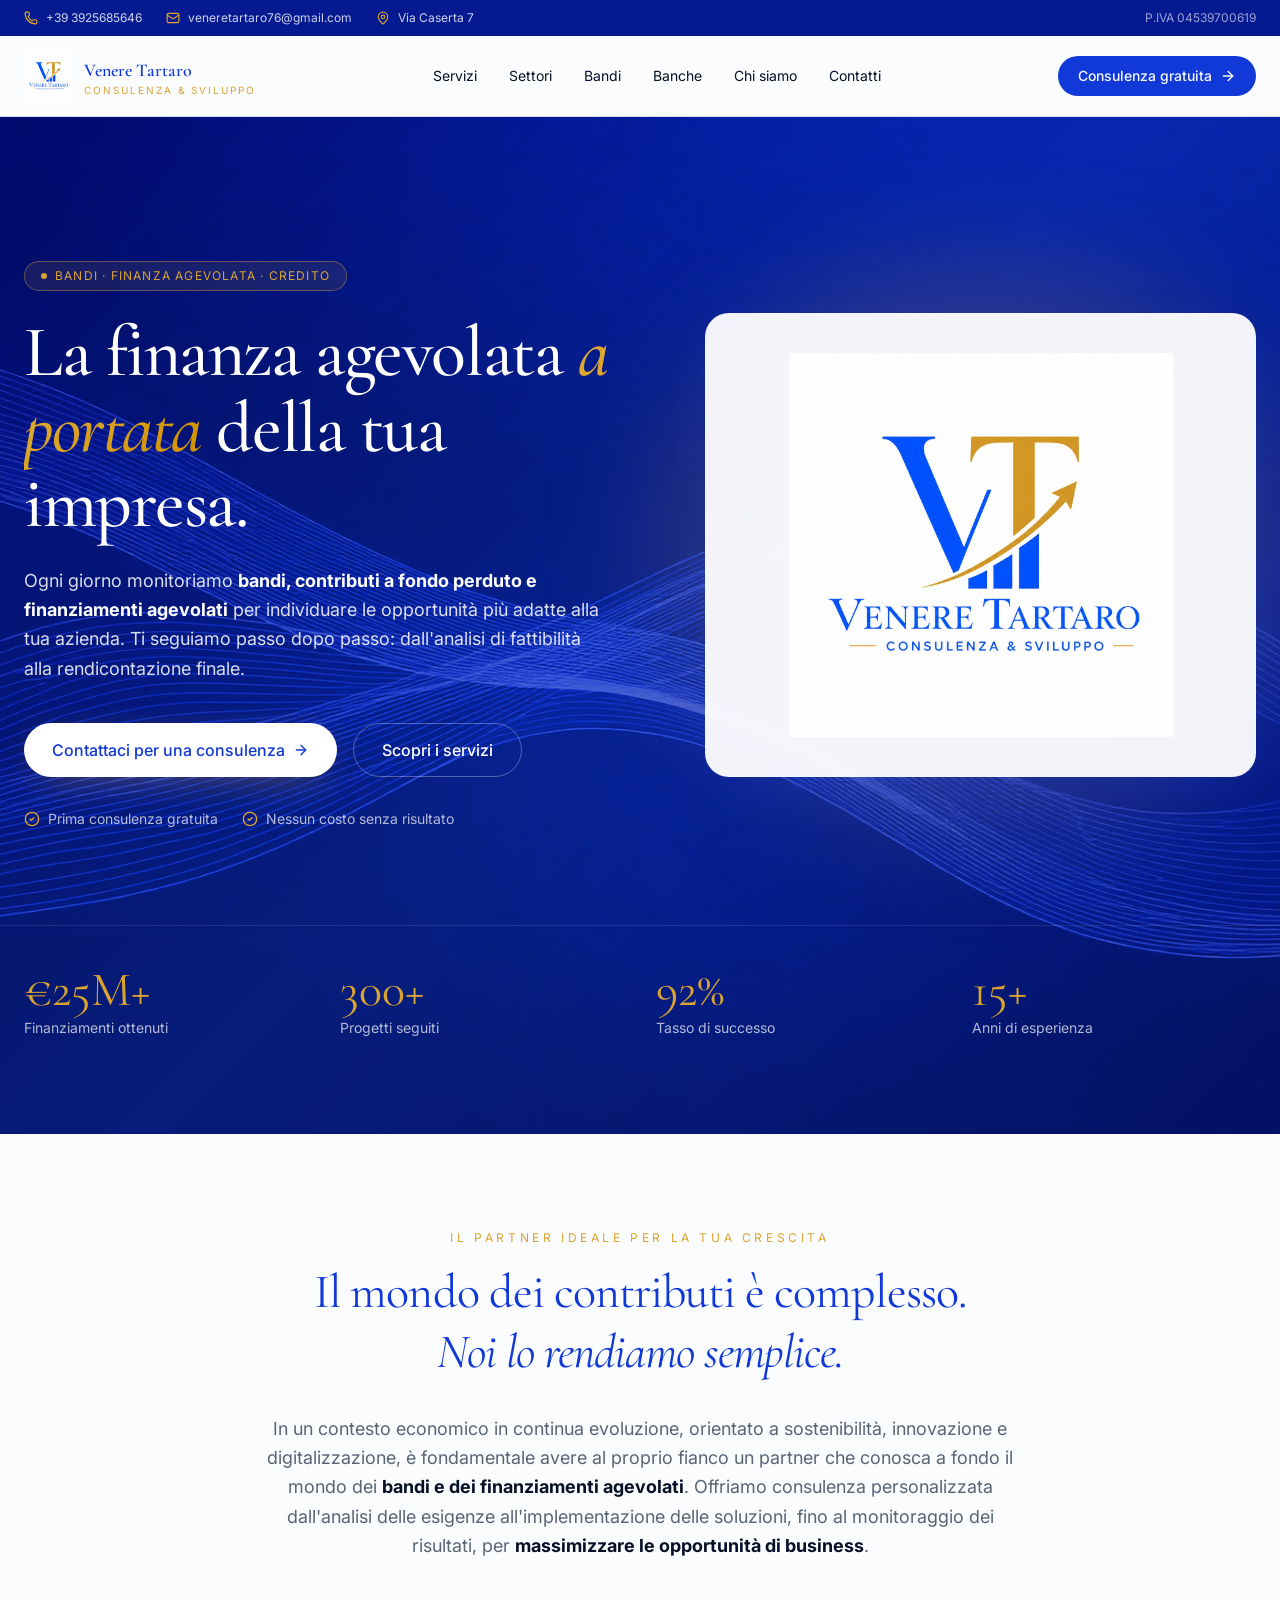
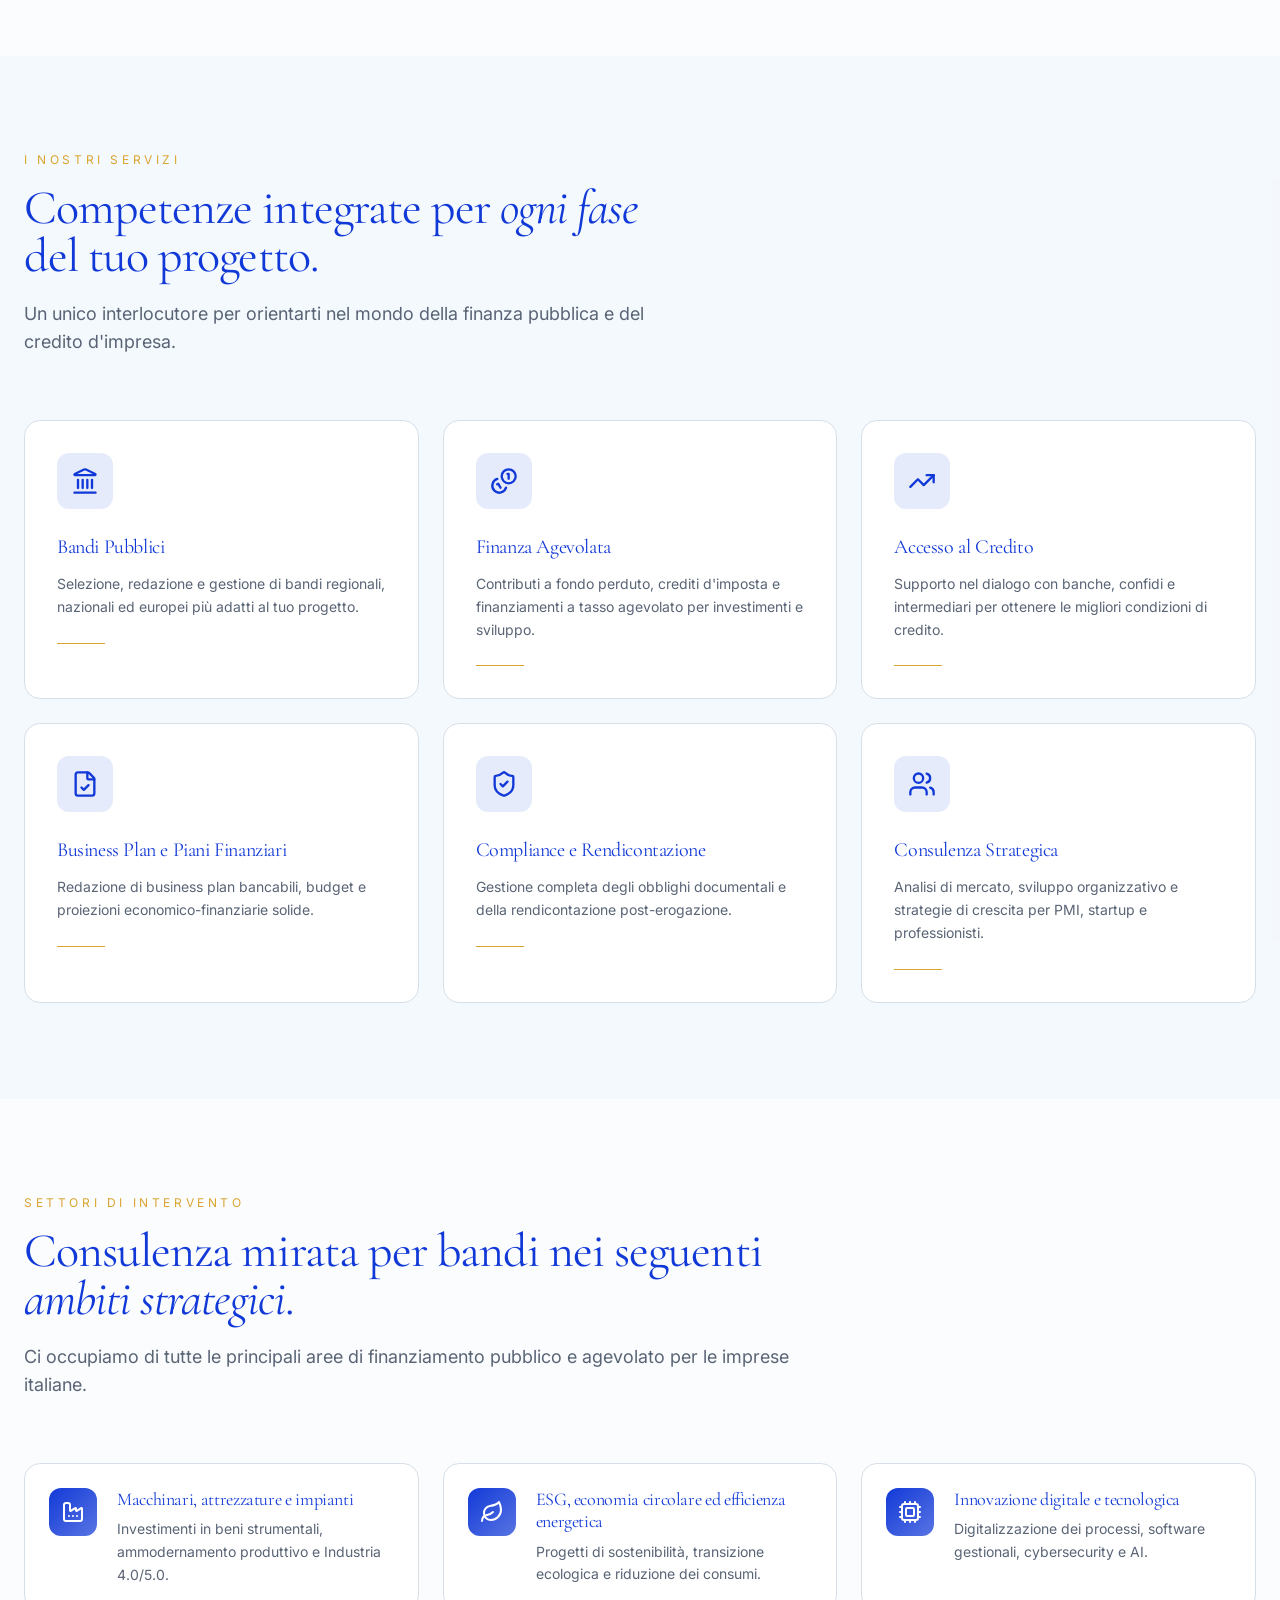
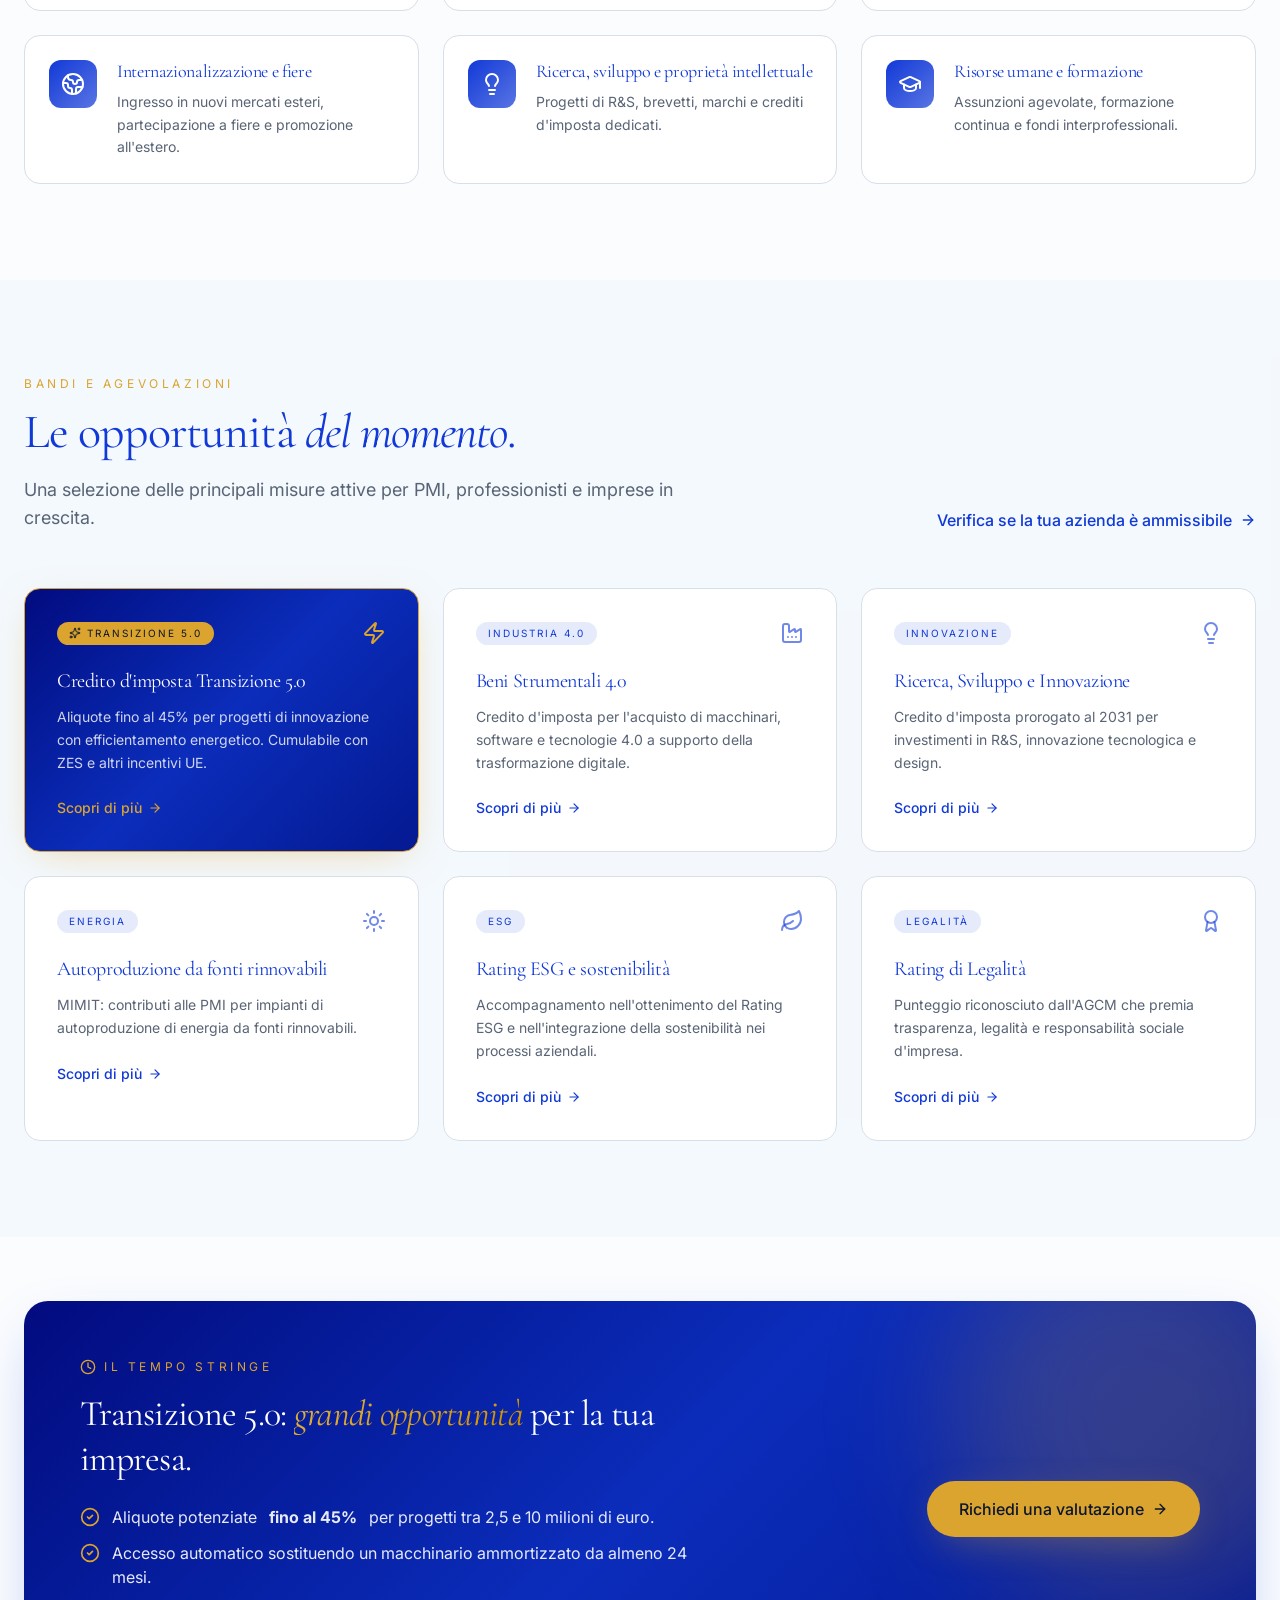
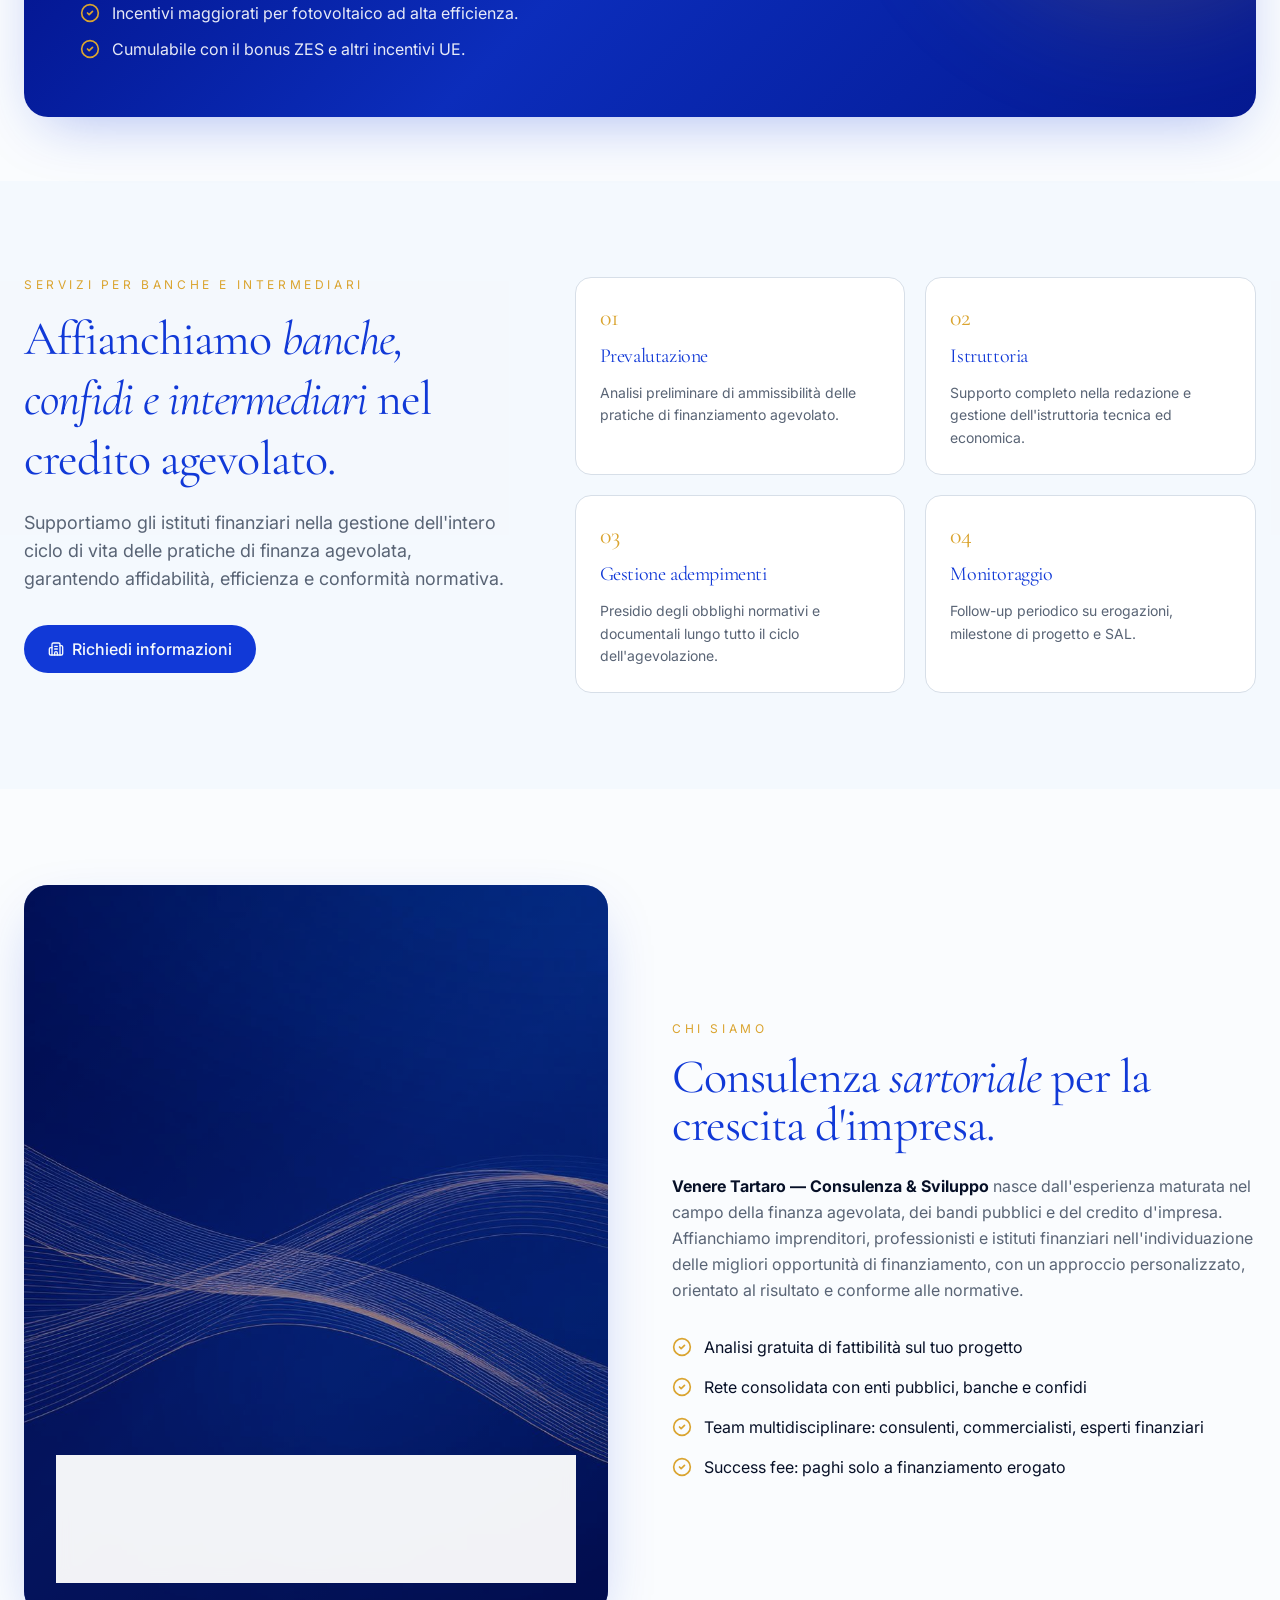
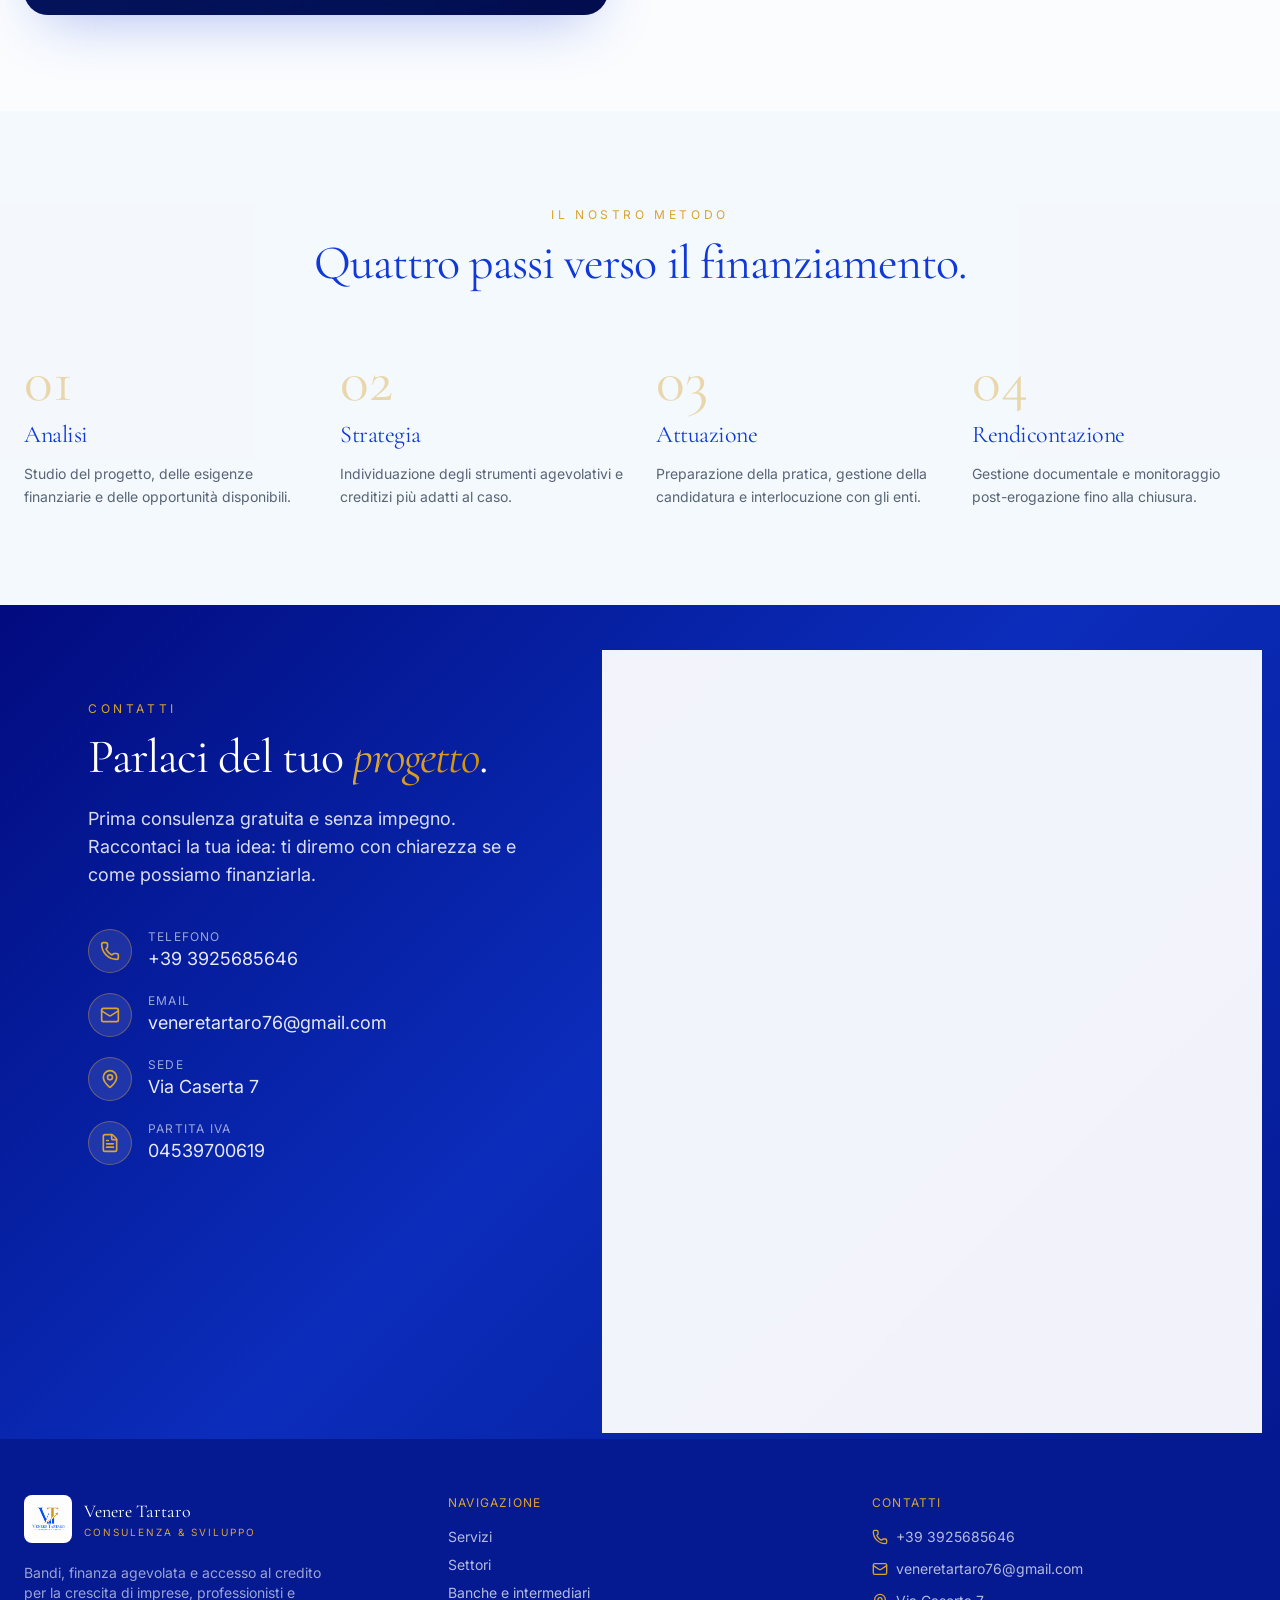
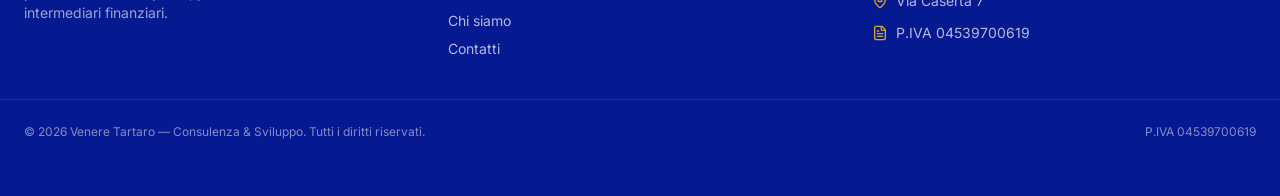
<file: index.html>
<!DOCTYPE html><html lang="en"><head><meta charSet="utf-8"/><meta name="viewport" content="width=device-width, initial-scale=1"/><link rel="preload" as="image" href="assets/logo-venere-tartaro.png"/><link rel="preload" as="image" href="assets/hero-bg-BzZILlHI.jpg"/><link rel="stylesheet" href="assets/styles-C8ZHtqy2.css" data-precedence="default"/><link rel="stylesheet" href="https://fonts.googleapis.com/css2?family=Cormorant+Garamond:ital,wght@0,400;0,500;0,600;1,400;1,500&amp;family=Inter:wght@300;400;500;600;700&amp;display=swap" data-precedence="default"/><title>Venere Tartaro — Consulenza &amp; Sviluppo | Bandi, Finanza Agevolata e Credito</title><meta name="twitter:card" content="summary_large_image"/><meta name="twitter:title" content="Venere Tartaro — Consulenza &amp; Sviluppo | Bandi, Finanza Agevolata e Credito"/><meta name="twitter:description" content="Sosteniamo lo sviluppo delle imprese individuando opportunità di accesso a bandi, contributi pubblici, finanza agevolata e credito. Consulenza personalizzata dall&#x27;analisi alla rendicontazione."/><meta property="og:image" content="https://albertobortolottoit.github.io/veneretartaro/assets/hero-bg-BzZILlHI.jpg"/><meta name="twitter:image" content="https://albertobortolottoit.github.io/veneretartaro/assets/hero-bg-BzZILlHI.jpg"/><meta name="description" content="Sosteniamo lo sviluppo delle imprese individuando opportunità di accesso a bandi, contributi pubblici, finanza agevolata e credito. Consulenza personalizzata dall&#x27;analisi alla rendicontazione."/><meta property="og:title" content="Venere Tartaro — Consulenza &amp; Sviluppo | Bandi, Finanza Agevolata e Credito"/><meta property="og:description" content="Sosteniamo lo sviluppo delle imprese individuando opportunità di accesso a bandi, contributi pubblici, finanza agevolata e credito. Consulenza personalizzata dall&#x27;analisi alla rendicontazione."/><meta property="og:type" content="website"/><meta property="og:url" content="https://albertobortolottoit.github.io/veneretartaro/"/><link rel="preconnect" href="https://fonts.googleapis.com"/><link rel="preconnect" href="https://fonts.gstatic.com" crossorigin="anonymous"/><link rel="icon" href="favicon.ico" type="image/x-icon"/><link rel="canonical" href="https://albertobortolottoit.github.io/veneretartaro/"/>

</head><body><!--$--><div class="min-h-screen bg-background text-foreground"><div class="hidden md:block bg-navy text-white/80 text-xs" style="background-color:var(--navy)"><div class="max-w-7xl mx-auto px-6 h-9 flex items-center justify-between"><div class="flex items-center gap-6"><a href="tel:+393925685646" class="flex items-center gap-2 hover:text-gold transition"><svg xmlns="http://www.w3.org/2000/svg" width="24" height="24" viewBox="0 0 24 24" fill="none" stroke="currentColor" stroke-width="2" stroke-linecap="round" stroke-linejoin="round" class="lucide lucide-phone w-3.5 h-3.5 text-gold" aria-hidden="true"><path d="M13.832 16.568a1 1 0 0 0 1.213-.303l.355-.465A2 2 0 0 1 17 15h3a2 2 0 0 1 2 2v3a2 2 0 0 1-2 2A18 18 0 0 1 2 4a2 2 0 0 1 2-2h3a2 2 0 0 1 2 2v3a2 2 0 0 1-.8 1.6l-.468.351a1 1 0 0 0-.292 1.233 14 14 0 0 0 6.392 6.384"></path></svg> <!-- -->+39 3925685646</a><a href="mailto:veneretartaro76@gmail.com" class="flex items-center gap-2 hover:text-gold transition"><svg xmlns="http://www.w3.org/2000/svg" width="24" height="24" viewBox="0 0 24 24" fill="none" stroke="currentColor" stroke-width="2" stroke-linecap="round" stroke-linejoin="round" class="lucide lucide-phone w-3.5 h-3.5 text-gold" aria-hidden="true"><rect width="20" height="16" x="2" y="4" rx="2"></rect><path d="m22 7-8.97 5.7a1.94 1.94 0 0 1-2.06 0L2 7"></path></svg> <!-- -->veneretartaro76@gmail.com</a><span class="flex items-center gap-2"><svg xmlns="http://www.w3.org/2000/svg" width="24" height="24" viewBox="0 0 24 24" fill="none" stroke="currentColor" stroke-width="2" stroke-linecap="round" stroke-linejoin="round" class="lucide lucide-map-pin w-3.5 h-3.5 text-gold" aria-hidden="true"><path d="M20 10c0 4.993-5.539 10.193-7.399 11.799a1 1 0 0 1-1.202 0C9.539 20.193 4 14.993 4 10a8 8 0 0 1 16 0"></path><circle cx="12" cy="10" r="3"></circle></svg> <!-- -->Via Caserta 7</span></div><span class="text-white/60">P.IVA <!-- -->04539700619</span></div></div><header class="sticky top-0 inset-x-0 z-50 backdrop-blur-md bg-background/90 border-b border-border"><div class="max-w-7xl mx-auto px-6 h-20 flex items-center justify-between"><a href="index.html#top" class="flex items-center gap-3"><img src="assets/logo-venere-tartaro.png" alt="Venere Tartaro Consulenza &amp; Sviluppo" class="h-12 w-12 object-contain"/><div class="hidden sm:block leading-tight"><div class="font-display text-lg text-primary font-semibold">Venere Tartaro</div><div class="text-[10px] tracking-[0.2em] uppercase text-gold">Consulenza &amp; Sviluppo</div></div></a><nav class="hidden md:flex items-center gap-8 text-sm"><a href="index.html#servizi" class="hover:text-primary transition">Servizi</a><a href="index.html#settori" class="hover:text-primary transition">Settori</a><a href="index.html#bandi" class="hover:text-primary transition">Bandi</a><a href="index.html#banche" class="hover:text-primary transition">Banche</a><a href="index.html#chi-siamo" class="hover:text-primary transition">Chi siamo</a><a href="index.html#contatti" class="hover:text-primary transition">Contatti</a></nav><a href="index.html#contatti" class="inline-flex items-center gap-2 rounded-full bg-primary text-primary-foreground px-5 py-2.5 text-sm font-medium hover:opacity-90 transition shadow-elegant">Consulenza gratuita<svg xmlns="http://www.w3.org/2000/svg" width="24" height="24" viewBox="0 0 24 24" fill="none" stroke="currentColor" stroke-width="2" stroke-linecap="round" stroke-linejoin="round" class="lucide lucide-arrow-right w-4 h-4" aria-hidden="true"><path d="M5 12h14"></path><path d="m12 5 7 7-7 7"></path></svg></a></div></header><section id="top" class="relative pt-20 pb-24 overflow-hidden bg-hero text-white"><img src="assets/hero-bg-BzZILlHI.jpg" alt="" width="1920" height="1080" class="absolute inset-0 w-full h-full object-cover opacity-40 mix-blend-luminosity"/><div class="relative max-w-7xl mx-auto px-6 pt-16 grid lg:grid-cols-[1.15fr_1fr] gap-12 items-center"><div><div class="inline-flex items-center gap-2 rounded-full border border-gold/40 bg-gold/10 px-4 py-1.5 text-xs tracking-widest uppercase text-gold mb-6"><span class="w-1.5 h-1.5 rounded-full bg-gold"></span>Bandi · Finanza Agevolata · Credito</div><h1 class="font-display text-5xl md:text-6xl xl:text-7xl leading-[1.05] font-medium">La finanza agevolata <span class="italic text-gradient-gold">a portata</span> della tua impresa.</h1><p class="mt-6 text-lg text-white/85 max-w-xl leading-relaxed">Ogni giorno monitoriamo <strong class="text-white">bandi, contributi a fondo perduto e finanziamenti agevolati</strong> <!-- -->per individuare le opportunità più adatte alla tua azienda. Ti seguiamo passo dopo passo: dall&#x27;analisi di fattibilità alla rendicontazione finale.</p><div class="mt-10 flex flex-wrap gap-4"><a href="index.html#contatti" class="inline-flex items-center gap-2 rounded-full bg-white text-primary px-7 py-3.5 font-medium hover:bg-gold hover:text-gold-foreground transition shadow-gold">Contattaci per una consulenza <svg xmlns="http://www.w3.org/2000/svg" width="24" height="24" viewBox="0 0 24 24" fill="none" stroke="currentColor" stroke-width="2" stroke-linecap="round" stroke-linejoin="round" class="lucide lucide-arrow-right w-4 h-4" aria-hidden="true"><path d="M5 12h14"></path><path d="m12 5 7 7-7 7"></path></svg></a><a href="index.html#servizi" class="inline-flex items-center gap-2 rounded-full border border-white/30 px-7 py-3.5 font-medium hover:bg-white/10 transition">Scopri i servizi</a></div><div class="mt-8 flex flex-wrap items-center gap-6 text-sm text-white/70"><span class="flex items-center gap-2"><svg xmlns="http://www.w3.org/2000/svg" width="24" height="24" viewBox="0 0 24 24" fill="none" stroke="currentColor" stroke-width="2" stroke-linecap="round" stroke-linejoin="round" class="lucide lucide-circle-check w-4 h-4 text-gold" aria-hidden="true"><circle cx="12" cy="12" r="10"></circle><path d="m9 12 2 2 4-4"></path></svg> Prima consulenza gratuita</span><span class="flex items-center gap-2"><svg xmlns="http://www.w3.org/2000/svg" width="24" height="24" viewBox="0 0 24 24" fill="none" stroke="currentColor" stroke-width="2" stroke-linecap="round" stroke-linejoin="round" class="lucide lucide-circle-check w-4 h-4 text-gold" aria-hidden="true"><circle cx="12" cy="12" r="10"></circle><path d="m9 12 2 2 4-4"></path></svg> Nessun costo senza risultato</span></div></div><div class="relative"><div class="absolute -inset-8 bg-gold/20 blur-3xl rounded-full" aria-hidden="true"></div><div class="relative rounded-3xl bg-white/95 backdrop-blur p-10 shadow-elegant"><img src="assets/logo-venere-tartaro.png" alt="Logo Venere Tartaro" class="w-full max-w-sm mx-auto"/></div></div></div><div class="relative max-w-7xl mx-auto px-6 mt-24 grid grid-cols-2 md:grid-cols-4 gap-8 border-t border-white/10 pt-10"><div><div class="font-display text-4xl md:text-5xl text-gold">€25M+</div><div class="text-sm text-white/70 mt-1">Finanziamenti ottenuti</div></div><div><div class="font-display text-4xl md:text-5xl text-gold">300+</div><div class="text-sm text-white/70 mt-1">Progetti seguiti</div></div><div><div class="font-display text-4xl md:text-5xl text-gold">92%</div><div class="text-sm text-white/70 mt-1">Tasso di successo</div></div><div><div class="font-display text-4xl md:text-5xl text-gold">15+</div><div class="text-sm text-white/70 mt-1">Anni di esperienza</div></div></div></section><section class="py-24"><div class="max-w-5xl mx-auto px-6 text-center"><div class="text-xs tracking-[0.3em] uppercase text-gold mb-4">Il partner ideale per la tua crescita</div><h2 class="font-display text-4xl md:text-5xl text-primary leading-tight">Il mondo dei contributi è complesso.<br/><span class="italic">Noi lo rendiamo semplice.</span></h2><p class="mt-8 text-lg text-muted-foreground leading-relaxed max-w-3xl mx-auto">In un contesto economico in continua evoluzione, orientato a sostenibilità, innovazione e digitalizzazione, è fondamentale avere al proprio fianco un partner che conosca a fondo il mondo dei <strong class="text-foreground">bandi e dei finanziamenti agevolati</strong>. Offriamo consulenza personalizzata dall&#x27;analisi delle esigenze all&#x27;implementazione delle soluzioni, fino al monitoraggio dei risultati, per <strong class="text-foreground">massimizzare le opportunità di business</strong>.</p></div></section><section id="servizi" class="py-24 bg-secondary/40"><div class="max-w-7xl mx-auto px-6"><div class="max-w-2xl"><div class="text-xs tracking-[0.3em] uppercase text-gold mb-4">I nostri servizi</div><h2 class="font-display text-4xl md:text-5xl text-primary">Competenze integrate per <span class="italic">ogni fase</span> del tuo progetto.</h2><p class="mt-5 text-muted-foreground text-lg">Un unico interlocutore per orientarti nel mondo della finanza pubblica e del credito d&#x27;impresa.</p></div><div class="grid md:grid-cols-2 lg:grid-cols-3 gap-6 mt-16"><div class="group relative rounded-2xl border border-border bg-card p-8 hover:shadow-card hover:-translate-y-1 transition-all duration-300"><div class="inline-flex items-center justify-center w-14 h-14 rounded-xl bg-primary/10 text-primary group-hover:bg-gold group-hover:text-gold-foreground transition-colors"><svg xmlns="http://www.w3.org/2000/svg" width="24" height="24" viewBox="0 0 24 24" fill="none" stroke="currentColor" stroke-width="2" stroke-linecap="round" stroke-linejoin="round" class="lucide lucide-landmark w-7 h-7" aria-hidden="true"><path d="M10 18v-7"></path><path d="M11.12 2.198a2 2 0 0 1 1.76.006l7.866 3.847c.476.233.31.949-.22.949H3.474c-.53 0-.695-.716-.22-.949z"></path><path d="M14 18v-7"></path><path d="M18 18v-7"></path><path d="M3 22h18"></path><path d="M6 18v-7"></path></svg></div><h3 class="mt-6 text-xl font-display text-primary">Bandi Pubblici</h3><p class="mt-3 text-muted-foreground leading-relaxed text-sm">Selezione, redazione e gestione di bandi regionali, nazionali ed europei più adatti al tuo progetto.</p><div class="mt-6 h-px w-12 bg-gold"></div></div><div class="group relative rounded-2xl border border-border bg-card p-8 hover:shadow-card hover:-translate-y-1 transition-all duration-300"><div class="inline-flex items-center justify-center w-14 h-14 rounded-xl bg-primary/10 text-primary group-hover:bg-gold group-hover:text-gold-foreground transition-colors"><svg xmlns="http://www.w3.org/2000/svg" width="24" height="24" viewBox="0 0 24 24" fill="none" stroke="currentColor" stroke-width="2" stroke-linecap="round" stroke-linejoin="round" class="lucide lucide-coins w-7 h-7" aria-hidden="true"><path d="M13.744 17.736a6 6 0 1 1-7.48-7.48"></path><path d="M15 6h1v4"></path><path d="m6.134 14.768.866-.5 2 3.464"></path><circle cx="16" cy="8" r="6"></circle></svg></div><h3 class="mt-6 text-xl font-display text-primary">Finanza Agevolata</h3><p class="mt-3 text-muted-foreground leading-relaxed text-sm">Contributi a fondo perduto, crediti d&#x27;imposta e finanziamenti a tasso agevolato per investimenti e sviluppo.</p><div class="mt-6 h-px w-12 bg-gold"></div></div><div class="group relative rounded-2xl border border-border bg-card p-8 hover:shadow-card hover:-translate-y-1 transition-all duration-300"><div class="inline-flex items-center justify-center w-14 h-14 rounded-xl bg-primary/10 text-primary group-hover:bg-gold group-hover:text-gold-foreground transition-colors"><svg xmlns="http://www.w3.org/2000/svg" width="24" height="24" viewBox="0 0 24 24" fill="none" stroke="currentColor" stroke-width="2" stroke-linecap="round" stroke-linejoin="round" class="lucide lucide-trending-up w-7 h-7" aria-hidden="true"><path d="M16 7h6v6"></path><path d="m22 7-8.5 8.5-5-5L2 17"></path></svg></div><h3 class="mt-6 text-xl font-display text-primary">Accesso al Credito</h3><p class="mt-3 text-muted-foreground leading-relaxed text-sm">Supporto nel dialogo con banche, confidi e intermediari per ottenere le migliori condizioni di credito.</p><div class="mt-6 h-px w-12 bg-gold"></div></div><div class="group relative rounded-2xl border border-border bg-card p-8 hover:shadow-card hover:-translate-y-1 transition-all duration-300"><div class="inline-flex items-center justify-center w-14 h-14 rounded-xl bg-primary/10 text-primary group-hover:bg-gold group-hover:text-gold-foreground transition-colors"><svg xmlns="http://www.w3.org/2000/svg" width="24" height="24" viewBox="0 0 24 24" fill="none" stroke="currentColor" stroke-width="2" stroke-linecap="round" stroke-linejoin="round" class="lucide lucide-file-check w-7 h-7" aria-hidden="true"><path d="M6 22a2 2 0 0 1-2-2V4a2 2 0 0 1 2-2h8a2.4 2.4 0 0 1 1.704.706l3.588 3.588A2.4 2.4 0 0 1 20 8v12a2 2 0 0 1-2 2z"></path><path d="M14 2v5a1 1 0 0 0 1 1h5"></path><path d="m9 15 2 2 4-4"></path></svg></div><h3 class="mt-6 text-xl font-display text-primary">Business Plan e Piani Finanziari</h3><p class="mt-3 text-muted-foreground leading-relaxed text-sm">Redazione di business plan bancabili, budget e proiezioni economico-finanziarie solide.</p><div class="mt-6 h-px w-12 bg-gold"></div></div><div class="group relative rounded-2xl border border-border bg-card p-8 hover:shadow-card hover:-translate-y-1 transition-all duration-300"><div class="inline-flex items-center justify-center w-14 h-14 rounded-xl bg-primary/10 text-primary group-hover:bg-gold group-hover:text-gold-foreground transition-colors"><svg xmlns="http://www.w3.org/2000/svg" width="24" height="24" viewBox="0 0 24 24" fill="none" stroke="currentColor" stroke-width="2" stroke-linecap="round" stroke-linejoin="round" class="lucide lucide-shield-check w-7 h-7" aria-hidden="true"><path d="M20 13c0 5-3.5 7.5-7.66 8.95a1 1 0 0 1-.67-.01C7.5 20.5 4 18 4 13V6a1 1 0 0 1 1-1c2 0 4.5-1.2 6.24-2.72a1.17 1.17 0 0 1 1.52 0C14.51 3.81 17 5 19 5a1 1 0 0 1 1 1z"></path><path d="m9 12 2 2 4-4"></path></svg></div><h3 class="mt-6 text-xl font-display text-primary">Compliance e Rendicontazione</h3><p class="mt-3 text-muted-foreground leading-relaxed text-sm">Gestione completa degli obblighi documentali e della rendicontazione post-erogazione.</p><div class="mt-6 h-px w-12 bg-gold"></div></div><div class="group relative rounded-2xl border border-border bg-card p-8 hover:shadow-card hover:-translate-y-1 transition-all duration-300"><div class="inline-flex items-center justify-center w-14 h-14 rounded-xl bg-primary/10 text-primary group-hover:bg-gold group-hover:text-gold-foreground transition-colors"><svg xmlns="http://www.w3.org/2000/svg" width="24" height="24" viewBox="0 0 24 24" fill="none" stroke="currentColor" stroke-width="2" stroke-linecap="round" stroke-linejoin="round" class="lucide lucide-users w-7 h-7" aria-hidden="true"><path d="M16 21v-2a4 4 0 0 0-4-4H6a4 4 0 0 0-4 4v2"></path><path d="M16 3.128a4 4 0 0 1 0 7.744"></path><path d="M22 21v-2a4 4 0 0 0-3-3.87"></path><circle cx="9" cy="7" r="4"></circle></svg></div><h3 class="mt-6 text-xl font-display text-primary">Consulenza Strategica</h3><p class="mt-3 text-muted-foreground leading-relaxed text-sm">Analisi di mercato, sviluppo organizzativo e strategie di crescita per PMI, startup e professionisti.</p><div class="mt-6 h-px w-12 bg-gold"></div></div></div></div></section><section id="settori" class="py-24"><div class="max-w-7xl mx-auto px-6"><div class="max-w-3xl"><div class="text-xs tracking-[0.3em] uppercase text-gold mb-4">Settori di intervento</div><h2 class="font-display text-4xl md:text-5xl text-primary">Consulenza mirata per bandi nei seguenti <span class="italic">ambiti strategici</span>.</h2><p class="mt-5 text-muted-foreground text-lg">Ci occupiamo di tutte le principali aree di finanziamento pubblico e agevolato per le imprese italiane.</p></div><div class="grid sm:grid-cols-2 lg:grid-cols-3 gap-6 mt-16"><div class="group flex gap-5 rounded-2xl border border-border bg-card p-6 hover:border-gold hover:shadow-card transition-all"><div class="flex-shrink-0 w-12 h-12 rounded-xl bg-gradient-to-br from-primary to-primary/70 text-white flex items-center justify-center"><svg xmlns="http://www.w3.org/2000/svg" width="24" height="24" viewBox="0 0 24 24" fill="none" stroke="currentColor" stroke-width="2" stroke-linecap="round" stroke-linejoin="round" class="lucide lucide-factory w-6 h-6" aria-hidden="true"><path d="M12 16h.01"></path><path d="M16 16h.01"></path><path d="M3 19a2 2 0 0 0 2 2h14a2 2 0 0 0 2-2V8.5a.5.5 0 0 0-.769-.422l-4.462 2.844A.5.5 0 0 1 15 10.5v-2a.5.5 0 0 0-.769-.422L9.77 10.922A.5.5 0 0 1 9 10.5V5a2 2 0 0 0-2-2H5a2 2 0 0 0-2 2z"></path><path d="M8 16h.01"></path></svg></div><div><h3 class="font-display text-lg text-primary leading-tight">Macchinari, attrezzature e impianti</h3><p class="mt-2 text-sm text-muted-foreground leading-relaxed">Investimenti in beni strumentali, ammodernamento produttivo e Industria 4.0/5.0.</p></div></div><div class="group flex gap-5 rounded-2xl border border-border bg-card p-6 hover:border-gold hover:shadow-card transition-all"><div class="flex-shrink-0 w-12 h-12 rounded-xl bg-gradient-to-br from-primary to-primary/70 text-white flex items-center justify-center"><svg xmlns="http://www.w3.org/2000/svg" width="24" height="24" viewBox="0 0 24 24" fill="none" stroke="currentColor" stroke-width="2" stroke-linecap="round" stroke-linejoin="round" class="lucide lucide-leaf w-6 h-6" aria-hidden="true"><path d="M11 20A7 7 0 0 1 9.8 6.1C15.5 5 17 4.48 19 2c1 2 2 4.18 2 8 0 5.5-4.78 10-10 10Z"></path><path d="M2 21c0-3 1.85-5.36 5.08-6C9.5 14.52 12 13 13 12"></path></svg></div><div><h3 class="font-display text-lg text-primary leading-tight">ESG, economia circolare ed efficienza energetica</h3><p class="mt-2 text-sm text-muted-foreground leading-relaxed">Progetti di sostenibilità, transizione ecologica e riduzione dei consumi.</p></div></div><div class="group flex gap-5 rounded-2xl border border-border bg-card p-6 hover:border-gold hover:shadow-card transition-all"><div class="flex-shrink-0 w-12 h-12 rounded-xl bg-gradient-to-br from-primary to-primary/70 text-white flex items-center justify-center"><svg xmlns="http://www.w3.org/2000/svg" width="24" height="24" viewBox="0 0 24 24" fill="none" stroke="currentColor" stroke-width="2" stroke-linecap="round" stroke-linejoin="round" class="lucide lucide-cpu w-6 h-6" aria-hidden="true"><path d="M12 20v2"></path><path d="M12 2v2"></path><path d="M17 20v2"></path><path d="M17 2v2"></path><path d="M2 12h2"></path><path d="M2 17h2"></path><path d="M2 7h2"></path><path d="M20 12h2"></path><path d="M20 17h2"></path><path d="M20 7h2"></path><path d="M7 20v2"></path><path d="M7 2v2"></path><rect x="4" y="4" width="16" height="16" rx="2"></rect><rect x="8" y="8" width="8" height="8" rx="1"></rect></svg></div><div><h3 class="font-display text-lg text-primary leading-tight">Innovazione digitale e tecnologica</h3><p class="mt-2 text-sm text-muted-foreground leading-relaxed">Digitalizzazione dei processi, software gestionali, cybersecurity e AI.</p></div></div><div class="group flex gap-5 rounded-2xl border border-border bg-card p-6 hover:border-gold hover:shadow-card transition-all"><div class="flex-shrink-0 w-12 h-12 rounded-xl bg-gradient-to-br from-primary to-primary/70 text-white flex items-center justify-center"><svg xmlns="http://www.w3.org/2000/svg" width="24" height="24" viewBox="0 0 24 24" fill="none" stroke="currentColor" stroke-width="2" stroke-linecap="round" stroke-linejoin="round" class="lucide lucide-earth w-6 h-6" aria-hidden="true"><path d="M21.54 15H17a2 2 0 0 0-2 2v4.54"></path><path d="M7 3.34V5a3 3 0 0 0 3 3a2 2 0 0 1 2 2c0 1.1.9 2 2 2a2 2 0 0 0 2-2c0-1.1.9-2 2-2h3.17"></path><path d="M11 21.95V18a2 2 0 0 0-2-2a2 2 0 0 1-2-2v-1a2 2 0 0 0-2-2H2.05"></path><circle cx="12" cy="12" r="10"></circle></svg></div><div><h3 class="font-display text-lg text-primary leading-tight">Internazionalizzazione e fiere</h3><p class="mt-2 text-sm text-muted-foreground leading-relaxed">Ingresso in nuovi mercati esteri, partecipazione a fiere e promozione all&#x27;estero.</p></div></div><div class="group flex gap-5 rounded-2xl border border-border bg-card p-6 hover:border-gold hover:shadow-card transition-all"><div class="flex-shrink-0 w-12 h-12 rounded-xl bg-gradient-to-br from-primary to-primary/70 text-white flex items-center justify-center"><svg xmlns="http://www.w3.org/2000/svg" width="24" height="24" viewBox="0 0 24 24" fill="none" stroke="currentColor" stroke-width="2" stroke-linecap="round" stroke-linejoin="round" class="lucide lucide-lightbulb w-6 h-6" aria-hidden="true"><path d="M15 14c.2-1 .7-1.7 1.5-2.5 1-.9 1.5-2.2 1.5-3.5A6 6 0 0 0 6 8c0 1 .2 2.2 1.5 3.5.7.7 1.3 1.5 1.5 2.5"></path><path d="M9 18h6"></path><path d="M10 22h4"></path></svg></div><div><h3 class="font-display text-lg text-primary leading-tight">Ricerca, sviluppo e proprietà intellettuale</h3><p class="mt-2 text-sm text-muted-foreground leading-relaxed">Progetti di R&amp;S, brevetti, marchi e crediti d&#x27;imposta dedicati.</p></div></div><div class="group flex gap-5 rounded-2xl border border-border bg-card p-6 hover:border-gold hover:shadow-card transition-all"><div class="flex-shrink-0 w-12 h-12 rounded-xl bg-gradient-to-br from-primary to-primary/70 text-white flex items-center justify-center"><svg xmlns="http://www.w3.org/2000/svg" width="24" height="24" viewBox="0 0 24 24" fill="none" stroke="currentColor" stroke-width="2" stroke-linecap="round" stroke-linejoin="round" class="lucide lucide-graduation-cap w-6 h-6" aria-hidden="true"><path d="M21.42 10.922a1 1 0 0 0-.019-1.838L12.83 5.18a2 2 0 0 0-1.66 0L2.6 9.08a1 1 0 0 0 0 1.832l8.57 3.908a2 2 0 0 0 1.66 0z"></path><path d="M22 10v6"></path><path d="M6 12.5V16a6 3 0 0 0 12 0v-3.5"></path></svg></div><div><h3 class="font-display text-lg text-primary leading-tight">Risorse umane e formazione</h3><p class="mt-2 text-sm text-muted-foreground leading-relaxed">Assunzioni agevolate, formazione continua e fondi interprofessionali.</p></div></div></div></div></section><section id="bandi" class="py-24 bg-secondary/40"><div class="max-w-7xl mx-auto px-6"><div class="flex flex-col md:flex-row md:items-end md:justify-between gap-6 mb-14"><div class="max-w-2xl"><div class="text-xs tracking-[0.3em] uppercase text-gold mb-4">Bandi e agevolazioni</div><h2 class="font-display text-4xl md:text-5xl text-primary">Le opportunità <span class="italic">del momento</span>.</h2><p class="mt-5 text-muted-foreground text-lg">Una selezione delle principali misure attive per PMI, professionisti e imprese in crescita.</p></div><a href="index.html#contatti" class="inline-flex items-center gap-2 text-primary font-medium hover:text-gold transition">Verifica se la tua azienda è ammissibile <svg xmlns="http://www.w3.org/2000/svg" width="24" height="24" viewBox="0 0 24 24" fill="none" stroke="currentColor" stroke-width="2" stroke-linecap="round" stroke-linejoin="round" class="lucide lucide-arrow-right w-4 h-4" aria-hidden="true"><path d="M5 12h14"></path><path d="m12 5 7 7-7 7"></path></svg></a></div><div class="grid md:grid-cols-2 lg:grid-cols-3 gap-6"><article class="group relative rounded-2xl border p-8 transition-all duration-300 hover:-translate-y-1 hover:shadow-card bg-hero text-white border-gold shadow-gold"><div class="flex items-center justify-between"><span class="inline-flex items-center gap-1.5 text-[10px] tracking-[0.2em] uppercase px-3 py-1 rounded-full bg-gold text-gold-foreground"><svg xmlns="http://www.w3.org/2000/svg" width="24" height="24" viewBox="0 0 24 24" fill="none" stroke="currentColor" stroke-width="2" stroke-linecap="round" stroke-linejoin="round" class="lucide lucide-sparkles w-3 h-3" aria-hidden="true"><path d="M11.017 2.814a1 1 0 0 1 1.966 0l1.051 5.558a2 2 0 0 0 1.594 1.594l5.558 1.051a1 1 0 0 1 0 1.966l-5.558 1.051a2 2 0 0 0-1.594 1.594l-1.051 5.558a1 1 0 0 1-1.966 0l-1.051-5.558a2 2 0 0 0-1.594-1.594l-5.558-1.051a1 1 0 0 1 0-1.966l5.558-1.051a2 2 0 0 0 1.594-1.594z"></path><path d="M20 2v4"></path><path d="M22 4h-4"></path><circle cx="4" cy="20" r="2"></circle></svg> <!-- -->Transizione 5.0</span><svg xmlns="http://www.w3.org/2000/svg" width="24" height="24" viewBox="0 0 24 24" fill="none" stroke="currentColor" stroke-width="2" stroke-linecap="round" stroke-linejoin="round" class="lucide lucide-zap w-6 h-6 text-gold" aria-hidden="true"><path d="M4 14a1 1 0 0 1-.78-1.63l9.9-10.2a.5.5 0 0 1 .86.46l-1.92 6.02A1 1 0 0 0 13 10h7a1 1 0 0 1 .78 1.63l-9.9 10.2a.5.5 0 0 1-.86-.46l1.92-6.02A1 1 0 0 0 11 14z"></path></svg></div><h3 class="mt-6 font-display text-xl leading-tight text-white">Credito d&#x27;imposta Transizione 5.0</h3><p class="mt-3 text-sm leading-relaxed text-white/80">Aliquote fino al 45% per progetti di innovazione con efficientamento energetico. Cumulabile con ZES e altri incentivi UE.</p><a href="index.html#contatti" class="mt-6 inline-flex items-center gap-1.5 text-sm font-medium text-gold transition">Scopri di più <svg xmlns="http://www.w3.org/2000/svg" width="24" height="24" viewBox="0 0 24 24" fill="none" stroke="currentColor" stroke-width="2" stroke-linecap="round" stroke-linejoin="round" class="lucide lucide-arrow-right w-3.5 h-3.5" aria-hidden="true"><path d="M5 12h14"></path><path d="m12 5 7 7-7 7"></path></svg></a></article><article class="group relative rounded-2xl border p-8 transition-all duration-300 hover:-translate-y-1 hover:shadow-card bg-card border-border"><div class="flex items-center justify-between"><span class="inline-flex items-center gap-1.5 text-[10px] tracking-[0.2em] uppercase px-3 py-1 rounded-full bg-primary/10 text-primary"> <!-- -->Industria 4.0</span><svg xmlns="http://www.w3.org/2000/svg" width="24" height="24" viewBox="0 0 24 24" fill="none" stroke="currentColor" stroke-width="2" stroke-linecap="round" stroke-linejoin="round" class="lucide lucide-factory w-6 h-6 text-primary/60" aria-hidden="true"><path d="M12 16h.01"></path><path d="M16 16h.01"></path><path d="M3 19a2 2 0 0 0 2 2h14a2 2 0 0 0 2-2V8.5a.5.5 0 0 0-.769-.422l-4.462 2.844A.5.5 0 0 1 15 10.5v-2a.5.5 0 0 0-.769-.422L9.77 10.922A.5.5 0 0 1 9 10.5V5a2 2 0 0 0-2-2H5a2 2 0 0 0-2 2z"></path><path d="M8 16h.01"></path></svg></div><h3 class="mt-6 font-display text-xl leading-tight text-primary">Beni Strumentali 4.0</h3><p class="mt-3 text-sm leading-relaxed text-muted-foreground">Credito d&#x27;imposta per l&#x27;acquisto di macchinari, software e tecnologie 4.0 a supporto della trasformazione digitale.</p><a href="index.html#contatti" class="mt-6 inline-flex items-center gap-1.5 text-sm font-medium text-primary hover:text-gold transition">Scopri di più <svg xmlns="http://www.w3.org/2000/svg" width="24" height="24" viewBox="0 0 24 24" fill="none" stroke="currentColor" stroke-width="2" stroke-linecap="round" stroke-linejoin="round" class="lucide lucide-arrow-right w-3.5 h-3.5" aria-hidden="true"><path d="M5 12h14"></path><path d="m12 5 7 7-7 7"></path></svg></a></article><article class="group relative rounded-2xl border p-8 transition-all duration-300 hover:-translate-y-1 hover:shadow-card bg-card border-border"><div class="flex items-center justify-between"><span class="inline-flex items-center gap-1.5 text-[10px] tracking-[0.2em] uppercase px-3 py-1 rounded-full bg-primary/10 text-primary"> <!-- -->Innovazione</span><svg xmlns="http://www.w3.org/2000/svg" width="24" height="24" viewBox="0 0 24 24" fill="none" stroke="currentColor" stroke-width="2" stroke-linecap="round" stroke-linejoin="round" class="lucide lucide-lightbulb w-6 h-6 text-primary/60" aria-hidden="true"><path d="M15 14c.2-1 .7-1.7 1.5-2.5 1-.9 1.5-2.2 1.5-3.5A6 6 0 0 0 6 8c0 1 .2 2.2 1.5 3.5.7.7 1.3 1.5 1.5 2.5"></path><path d="M9 18h6"></path><path d="M10 22h4"></path></svg></div><h3 class="mt-6 font-display text-xl leading-tight text-primary">Ricerca, Sviluppo e Innovazione</h3><p class="mt-3 text-sm leading-relaxed text-muted-foreground">Credito d&#x27;imposta prorogato al 2031 per investimenti in R&amp;S, innovazione tecnologica e design.</p><a href="index.html#contatti" class="mt-6 inline-flex items-center gap-1.5 text-sm font-medium text-primary hover:text-gold transition">Scopri di più <svg xmlns="http://www.w3.org/2000/svg" width="24" height="24" viewBox="0 0 24 24" fill="none" stroke="currentColor" stroke-width="2" stroke-linecap="round" stroke-linejoin="round" class="lucide lucide-arrow-right w-3.5 h-3.5" aria-hidden="true"><path d="M5 12h14"></path><path d="m12 5 7 7-7 7"></path></svg></a></article><article class="group relative rounded-2xl border p-8 transition-all duration-300 hover:-translate-y-1 hover:shadow-card bg-card border-border"><div class="flex items-center justify-between"><span class="inline-flex items-center gap-1.5 text-[10px] tracking-[0.2em] uppercase px-3 py-1 rounded-full bg-primary/10 text-primary"> <!-- -->Energia</span><svg xmlns="http://www.w3.org/2000/svg" width="24" height="24" viewBox="0 0 24 24" fill="none" stroke="currentColor" stroke-width="2" stroke-linecap="round" stroke-linejoin="round" class="lucide lucide-sun w-6 h-6 text-primary/60" aria-hidden="true"><circle cx="12" cy="12" r="4"></circle><path d="M12 2v2"></path><path d="M12 20v2"></path><path d="m4.93 4.93 1.41 1.41"></path><path d="m17.66 17.66 1.41 1.41"></path><path d="M2 12h2"></path><path d="M20 12h2"></path><path d="m6.34 17.66-1.41 1.41"></path><path d="m19.07 4.93-1.41 1.41"></path></svg></div><h3 class="mt-6 font-display text-xl leading-tight text-primary">Autoproduzione da fonti rinnovabili</h3><p class="mt-3 text-sm leading-relaxed text-muted-foreground">MIMIT: contributi alle PMI per impianti di autoproduzione di energia da fonti rinnovabili.</p><a href="index.html#contatti" class="mt-6 inline-flex items-center gap-1.5 text-sm font-medium text-primary hover:text-gold transition">Scopri di più <svg xmlns="http://www.w3.org/2000/svg" width="24" height="24" viewBox="0 0 24 24" fill="none" stroke="currentColor" stroke-width="2" stroke-linecap="round" stroke-linejoin="round" class="lucide lucide-arrow-right w-3.5 h-3.5" aria-hidden="true"><path d="M5 12h14"></path><path d="m12 5 7 7-7 7"></path></svg></a></article><article class="group relative rounded-2xl border p-8 transition-all duration-300 hover:-translate-y-1 hover:shadow-card bg-card border-border"><div class="flex items-center justify-between"><span class="inline-flex items-center gap-1.5 text-[10px] tracking-[0.2em] uppercase px-3 py-1 rounded-full bg-primary/10 text-primary"> <!-- -->ESG</span><svg xmlns="http://www.w3.org/2000/svg" width="24" height="24" viewBox="0 0 24 24" fill="none" stroke="currentColor" stroke-width="2" stroke-linecap="round" stroke-linejoin="round" class="lucide lucide-leaf w-6 h-6 text-primary/60" aria-hidden="true"><path d="M11 20A7 7 0 0 1 9.8 6.1C15.5 5 17 4.48 19 2c1 2 2 4.18 2 8 0 5.5-4.78 10-10 10Z"></path><path d="M2 21c0-3 1.85-5.36 5.08-6C9.5 14.52 12 13 13 12"></path></svg></div><h3 class="mt-6 font-display text-xl leading-tight text-primary">Rating ESG e sostenibilità</h3><p class="mt-3 text-sm leading-relaxed text-muted-foreground">Accompagnamento nell&#x27;ottenimento del Rating ESG e nell&#x27;integrazione della sostenibilità nei processi aziendali.</p><a href="index.html#contatti" class="mt-6 inline-flex items-center gap-1.5 text-sm font-medium text-primary hover:text-gold transition">Scopri di più <svg xmlns="http://www.w3.org/2000/svg" width="24" height="24" viewBox="0 0 24 24" fill="none" stroke="currentColor" stroke-width="2" stroke-linecap="round" stroke-linejoin="round" class="lucide lucide-arrow-right w-3.5 h-3.5" aria-hidden="true"><path d="M5 12h14"></path><path d="m12 5 7 7-7 7"></path></svg></a></article><article class="group relative rounded-2xl border p-8 transition-all duration-300 hover:-translate-y-1 hover:shadow-card bg-card border-border"><div class="flex items-center justify-between"><span class="inline-flex items-center gap-1.5 text-[10px] tracking-[0.2em] uppercase px-3 py-1 rounded-full bg-primary/10 text-primary"> <!-- -->Legalità</span><svg xmlns="http://www.w3.org/2000/svg" width="24" height="24" viewBox="0 0 24 24" fill="none" stroke="currentColor" stroke-width="2" stroke-linecap="round" stroke-linejoin="round" class="lucide lucide-award w-6 h-6 text-primary/60" aria-hidden="true"><path d="m15.477 12.89 1.515 8.526a.5.5 0 0 1-.81.47l-3.58-2.687a1 1 0 0 0-1.197 0l-3.586 2.686a.5.5 0 0 1-.81-.469l1.514-8.526"></path><circle cx="12" cy="8" r="6"></circle></svg></div><h3 class="mt-6 font-display text-xl leading-tight text-primary">Rating di Legalità</h3><p class="mt-3 text-sm leading-relaxed text-muted-foreground">Punteggio riconosciuto dall&#x27;AGCM che premia trasparenza, legalità e responsabilità sociale d&#x27;impresa.</p><a href="index.html#contatti" class="mt-6 inline-flex items-center gap-1.5 text-sm font-medium text-primary hover:text-gold transition">Scopri di più <svg xmlns="http://www.w3.org/2000/svg" width="24" height="24" viewBox="0 0 24 24" fill="none" stroke="currentColor" stroke-width="2" stroke-linecap="round" stroke-linejoin="round" class="lucide lucide-arrow-right w-3.5 h-3.5" aria-hidden="true"><path d="M5 12h14"></path><path d="m12 5 7 7-7 7"></path></svg></a></article></div></div></section><section class="py-16"><div class="max-w-7xl mx-auto px-6"><div class="relative overflow-hidden rounded-3xl bg-hero text-white p-10 md:p-14 shadow-elegant"><div class="absolute -right-20 -top-20 w-96 h-96 bg-gold/20 blur-3xl rounded-full" aria-hidden="true"></div><div class="relative grid lg:grid-cols-[1.4fr_1fr] gap-10 items-center"><div><div class="inline-flex items-center gap-2 text-xs tracking-[0.3em] uppercase text-gold mb-4"><svg xmlns="http://www.w3.org/2000/svg" width="24" height="24" viewBox="0 0 24 24" fill="none" stroke="currentColor" stroke-width="2" stroke-linecap="round" stroke-linejoin="round" class="lucide lucide-clock w-4 h-4" aria-hidden="true"><circle cx="12" cy="12" r="10"></circle><path d="M12 6v6l4 2"></path></svg> Il tempo stringe</div><h3 class="font-display text-3xl md:text-4xl leading-tight">Transizione 5.0: <span class="italic text-gradient-gold">grandi opportunità</span> per la tua impresa.</h3><ul class="mt-6 space-y-3 text-white/90 text-sm md:text-base"><li class="flex gap-3"><svg xmlns="http://www.w3.org/2000/svg" width="24" height="24" viewBox="0 0 24 24" fill="none" stroke="currentColor" stroke-width="2" stroke-linecap="round" stroke-linejoin="round" class="lucide lucide-circle-check w-5 h-5 text-gold flex-shrink-0 mt-0.5" aria-hidden="true"><circle cx="12" cy="12" r="10"></circle><path d="m9 12 2 2 4-4"></path></svg> Aliquote potenziate <strong>fino al 45%</strong> per progetti tra 2,5 e 10 milioni di euro.</li><li class="flex gap-3"><svg xmlns="http://www.w3.org/2000/svg" width="24" height="24" viewBox="0 0 24 24" fill="none" stroke="currentColor" stroke-width="2" stroke-linecap="round" stroke-linejoin="round" class="lucide lucide-circle-check w-5 h-5 text-gold flex-shrink-0 mt-0.5" aria-hidden="true"><circle cx="12" cy="12" r="10"></circle><path d="m9 12 2 2 4-4"></path></svg> Accesso automatico sostituendo un macchinario ammortizzato da almeno 24 mesi.</li><li class="flex gap-3"><svg xmlns="http://www.w3.org/2000/svg" width="24" height="24" viewBox="0 0 24 24" fill="none" stroke="currentColor" stroke-width="2" stroke-linecap="round" stroke-linejoin="round" class="lucide lucide-circle-check w-5 h-5 text-gold flex-shrink-0 mt-0.5" aria-hidden="true"><circle cx="12" cy="12" r="10"></circle><path d="m9 12 2 2 4-4"></path></svg> Incentivi maggiorati per fotovoltaico ad alta efficienza.</li><li class="flex gap-3"><svg xmlns="http://www.w3.org/2000/svg" width="24" height="24" viewBox="0 0 24 24" fill="none" stroke="currentColor" stroke-width="2" stroke-linecap="round" stroke-linejoin="round" class="lucide lucide-circle-check w-5 h-5 text-gold flex-shrink-0 mt-0.5" aria-hidden="true"><circle cx="12" cy="12" r="10"></circle><path d="m9 12 2 2 4-4"></path></svg> Cumulabile con il bonus ZES e altri incentivi UE.</li></ul></div><div class="flex lg:justify-end"><a href="index.html#contatti" class="inline-flex items-center gap-2 rounded-full bg-gold text-gold-foreground px-8 py-4 font-medium hover:bg-white hover:text-primary transition shadow-gold">Richiedi una valutazione <svg xmlns="http://www.w3.org/2000/svg" width="24" height="24" viewBox="0 0 24 24" fill="none" stroke="currentColor" stroke-width="2" stroke-linecap="round" stroke-linejoin="round" class="lucide lucide-arrow-right w-4 h-4" aria-hidden="true"><path d="M5 12h14"></path><path d="m12 5 7 7-7 7"></path></svg></a></div></div></div></div></section><section id="banche" class="py-24 bg-secondary/40"><div class="max-w-7xl mx-auto px-6 grid lg:grid-cols-[1fr_1.4fr] gap-16 items-start"><div class="lg:sticky lg:top-32"><div class="text-xs tracking-[0.3em] uppercase text-gold mb-4">Servizi per banche e intermediari</div><h2 class="font-display text-4xl md:text-5xl text-primary leading-tight">Affianchiamo <span class="italic">banche, confidi e intermediari</span> nel credito agevolato.</h2><p class="mt-5 text-muted-foreground text-lg">Supportiamo gli istituti finanziari nella gestione dell&#x27;intero ciclo di vita delle pratiche di finanza agevolata, garantendo affidabilità, efficienza e conformità normativa.</p><a href="index.html#contatti" class="mt-8 inline-flex items-center gap-2 rounded-full bg-primary text-primary-foreground px-6 py-3 font-medium hover:bg-gold hover:text-gold-foreground transition"><svg xmlns="http://www.w3.org/2000/svg" width="24" height="24" viewBox="0 0 24 24" fill="none" stroke="currentColor" stroke-width="2" stroke-linecap="round" stroke-linejoin="round" class="lucide lucide-building2 lucide-building-2 w-4 h-4" aria-hidden="true"><path d="M10 12h4"></path><path d="M10 8h4"></path><path d="M14 21v-3a2 2 0 0 0-4 0v3"></path><path d="M6 10H4a2 2 0 0 0-2 2v7a2 2 0 0 0 2 2h16a2 2 0 0 0 2-2V9a2 2 0 0 0-2-2h-2"></path><path d="M6 21V5a2 2 0 0 1 2-2h8a2 2 0 0 1 2 2v16"></path></svg> Richiedi informazioni</a></div><div class="grid sm:grid-cols-2 gap-5"><div class="rounded-2xl bg-card border border-border p-6 hover:shadow-card transition"><div class="font-display text-gold text-2xl">0<!-- -->1</div><h3 class="mt-2 font-display text-xl text-primary">Prevalutazione</h3><p class="mt-3 text-sm text-muted-foreground leading-relaxed">Analisi preliminare di ammissibilità delle pratiche di finanziamento agevolato.</p></div><div class="rounded-2xl bg-card border border-border p-6 hover:shadow-card transition"><div class="font-display text-gold text-2xl">0<!-- -->2</div><h3 class="mt-2 font-display text-xl text-primary">Istruttoria</h3><p class="mt-3 text-sm text-muted-foreground leading-relaxed">Supporto completo nella redazione e gestione dell&#x27;istruttoria tecnica ed economica.</p></div><div class="rounded-2xl bg-card border border-border p-6 hover:shadow-card transition"><div class="font-display text-gold text-2xl">0<!-- -->3</div><h3 class="mt-2 font-display text-xl text-primary">Gestione adempimenti</h3><p class="mt-3 text-sm text-muted-foreground leading-relaxed">Presidio degli obblighi normativi e documentali lungo tutto il ciclo dell&#x27;agevolazione.</p></div><div class="rounded-2xl bg-card border border-border p-6 hover:shadow-card transition"><div class="font-display text-gold text-2xl">0<!-- -->4</div><h3 class="mt-2 font-display text-xl text-primary">Monitoraggio</h3><p class="mt-3 text-sm text-muted-foreground leading-relaxed">Follow-up periodico su erogazioni, milestone di progetto e SAL.</p></div></div></div></section><section id="chi-siamo" class="py-24"><div class="max-w-7xl mx-auto px-6 grid lg:grid-cols-2 gap-16 items-center"><div class="relative"><div class="aspect-[4/5] rounded-3xl bg-hero shadow-elegant relative overflow-hidden"><img src="assets/hero-bg-BzZILlHI.jpg" alt="" width="800" height="1000" loading="lazy" class="w-full h-full object-cover opacity-60"/><div class="absolute bottom-8 left-8 right-8 bg-white/95 backdrop-blur rounded-2xl p-6"><div class="font-display text-2xl text-primary">Un partner, non un fornitore.</div><p class="text-sm text-muted-foreground mt-2">Ti accompagniamo dalla strategia alla rendicontazione, con trasparenza e continuità.</p></div></div></div><div><div class="text-xs tracking-[0.3em] uppercase text-gold mb-4">Chi siamo</div><h2 class="font-display text-4xl md:text-5xl text-primary">Consulenza <span class="italic">sartoriale</span> per la crescita d&#x27;impresa.</h2><p class="mt-6 text-muted-foreground leading-relaxed"><strong class="text-foreground">Venere Tartaro — Consulenza &amp; Sviluppo</strong> nasce dall&#x27;esperienza maturata nel campo della finanza agevolata, dei bandi pubblici e del credito d&#x27;impresa. Affianchiamo imprenditori, professionisti e istituti finanziari nell&#x27;individuazione delle migliori opportunità di finanziamento, con un approccio personalizzato, orientato al risultato e conforme alle normative.</p><ul class="mt-8 space-y-4"><li class="flex gap-3"><svg xmlns="http://www.w3.org/2000/svg" width="24" height="24" viewBox="0 0 24 24" fill="none" stroke="currentColor" stroke-width="2" stroke-linecap="round" stroke-linejoin="round" class="lucide lucide-circle-check w-5 h-5 text-gold flex-shrink-0 mt-0.5" aria-hidden="true"><circle cx="12" cy="12" r="10"></circle><path d="m9 12 2 2 4-4"></path></svg><span class="text-foreground">Analisi gratuita di fattibilità sul tuo progetto</span></li><li class="flex gap-3"><svg xmlns="http://www.w3.org/2000/svg" width="24" height="24" viewBox="0 0 24 24" fill="none" stroke="currentColor" stroke-width="2" stroke-linecap="round" stroke-linejoin="round" class="lucide lucide-circle-check w-5 h-5 text-gold flex-shrink-0 mt-0.5" aria-hidden="true"><circle cx="12" cy="12" r="10"></circle><path d="m9 12 2 2 4-4"></path></svg><span class="text-foreground">Rete consolidata con enti pubblici, banche e confidi</span></li><li class="flex gap-3"><svg xmlns="http://www.w3.org/2000/svg" width="24" height="24" viewBox="0 0 24 24" fill="none" stroke="currentColor" stroke-width="2" stroke-linecap="round" stroke-linejoin="round" class="lucide lucide-circle-check w-5 h-5 text-gold flex-shrink-0 mt-0.5" aria-hidden="true"><circle cx="12" cy="12" r="10"></circle><path d="m9 12 2 2 4-4"></path></svg><span class="text-foreground">Team multidisciplinare: consulenti, commercialisti, esperti finanziari</span></li><li class="flex gap-3"><svg xmlns="http://www.w3.org/2000/svg" width="24" height="24" viewBox="0 0 24 24" fill="none" stroke="currentColor" stroke-width="2" stroke-linecap="round" stroke-linejoin="round" class="lucide lucide-circle-check w-5 h-5 text-gold flex-shrink-0 mt-0.5" aria-hidden="true"><circle cx="12" cy="12" r="10"></circle><path d="m9 12 2 2 4-4"></path></svg><span class="text-foreground">Success fee: paghi solo a finanziamento erogato</span></li></ul></div></div></section><section id="metodo" class="py-24 bg-secondary/40"><div class="max-w-7xl mx-auto px-6"><div class="text-center max-w-2xl mx-auto mb-16"><div class="text-xs tracking-[0.3em] uppercase text-gold mb-4">Il nostro metodo</div><h2 class="font-display text-4xl md:text-5xl text-primary">Quattro passi verso il finanziamento.</h2></div><div class="grid md:grid-cols-4 gap-8"><div class="relative"><div class="font-display text-6xl text-gold/40">01</div><h3 class="font-display text-2xl text-primary mt-2">Analisi</h3><p class="text-muted-foreground mt-3 text-sm leading-relaxed">Studio del progetto, delle esigenze finanziarie e delle opportunità disponibili.</p></div><div class="relative"><div class="font-display text-6xl text-gold/40">02</div><h3 class="font-display text-2xl text-primary mt-2">Strategia</h3><p class="text-muted-foreground mt-3 text-sm leading-relaxed">Individuazione degli strumenti agevolativi e creditizi più adatti al caso.</p></div><div class="relative"><div class="font-display text-6xl text-gold/40">03</div><h3 class="font-display text-2xl text-primary mt-2">Attuazione</h3><p class="text-muted-foreground mt-3 text-sm leading-relaxed">Preparazione della pratica, gestione della candidatura e interlocuzione con gli enti.</p></div><div class="relative"><div class="font-display text-6xl text-gold/40">04</div><h3 class="font-display text-2xl text-primary mt-2">Rendicontazione</h3><p class="text-muted-foreground mt-3 text-sm leading-relaxed">Gestione documentale e monitoraggio post-erogazione fino alla chiusura.</p></div></div></div></section><section id="contatti" class="py-24 bg-hero text-white relative overflow-hidden"><img src="assets/hero-bg-BzZILlHI.jpg" alt="" width="1920" height="1080" loading="lazy" class="absolute inset-0 w-full h-full object-cover opacity-30 mix-blend-luminosity"/><div class="relative max-w-6xl mx-auto px-6 grid lg:grid-cols-2 gap-16"><div><div class="text-xs tracking-[0.3em] uppercase text-gold mb-4">Contatti</div><h2 class="font-display text-4xl md:text-5xl">Parlaci del tuo <span class="text-gradient-gold italic">progetto</span>.</h2><p class="mt-6 text-white/85 text-lg max-w-md">Prima consulenza gratuita e senza impegno. Raccontaci la tua idea: ti diremo con chiarezza se e come possiamo finanziarla.</p><div class="mt-10 space-y-5 text-white/90"><a href="tel:+393925685646" class="flex items-center gap-4 hover:text-gold transition"><span class="w-11 h-11 rounded-full bg-white/10 border border-gold/40 flex items-center justify-center"><svg xmlns="http://www.w3.org/2000/svg" width="24" height="24" viewBox="0 0 24 24" fill="none" stroke="currentColor" stroke-width="2" stroke-linecap="round" stroke-linejoin="round" class="lucide lucide-phone w-5 h-5 text-gold" aria-hidden="true"><path d="M13.832 16.568a1 1 0 0 0 1.213-.303l.355-.465A2 2 0 0 1 17 15h3a2 2 0 0 1 2 2v3a2 2 0 0 1-2 2A18 18 0 0 1 2 4a2 2 0 0 1 2-2h3a2 2 0 0 1 2 2v3a2 2 0 0 1-.8 1.6l-.468.351a1 1 0 0 0-.292 1.233 14 14 0 0 0 6.392 6.384"></path></svg></span><span><span class="block text-xs text-white/60 uppercase tracking-widest">Telefono</span><span class="text-lg">+39 3925685646</span></span></a><a href="mailto:veneretartaro76@gmail.com" class="flex items-center gap-4 hover:text-gold transition"><span class="w-11 h-11 rounded-full bg-white/10 border border-gold/40 flex items-center justify-center"><svg xmlns="http://www.w3.org/2000/svg" width="24" height="24" viewBox="0 0 24 24" fill="none" stroke="currentColor" stroke-width="2" stroke-linecap="round" stroke-linejoin="round" class="lucide lucide-phone w-5 h-5 text-gold" aria-hidden="true"><rect width="20" height="16" x="2" y="4" rx="2"></rect><path d="m22 7-8.97 5.7a1.94 1.94 0 0 1-2.06 0L2 7"></path></svg></span><span><span class="block text-xs text-white/60 uppercase tracking-widest">Email</span><span class="text-lg">veneretartaro76@gmail.com</span></span></a><div class="flex items-center gap-4"><span class="w-11 h-11 rounded-full bg-white/10 border border-gold/40 flex items-center justify-center"><svg xmlns="http://www.w3.org/2000/svg" width="24" height="24" viewBox="0 0 24 24" fill="none" stroke="currentColor" stroke-width="2" stroke-linecap="round" stroke-linejoin="round" class="lucide lucide-map-pin w-5 h-5 text-gold" aria-hidden="true"><path d="M20 10c0 4.993-5.539 10.193-7.399 11.799a1 1 0 0 1-1.202 0C9.539 20.193 4 14.993 4 10a8 8 0 0 1 16 0"></path><circle cx="12" cy="10" r="3"></circle></svg></span><span><span class="block text-xs text-white/60 uppercase tracking-widest">Sede</span><span class="text-lg">Via Caserta 7</span></span></div><div class="flex items-center gap-4"><span class="w-11 h-11 rounded-full bg-white/10 border border-gold/40 flex items-center justify-center"><svg xmlns="http://www.w3.org/2000/svg" width="24" height="24" viewBox="0 0 24 24" fill="none" stroke="currentColor" stroke-width="2" stroke-linecap="round" stroke-linejoin="round" class="lucide lucide-file-text w-5 h-5 text-gold" aria-hidden="true"><path d="M6 22a2 2 0 0 1-2-2V4a2 2 0 0 1 2-2h8a2.4 2.4 0 0 1 1.704.706l3.588 3.588A2.4 2.4 0 0 1 20 8v12a2 2 0 0 1-2 2z"></path><path d="M14 2v5a1 1 0 0 0 1 1h5"></path><path d="M10 9H8"></path><path d="M16 13H8"></path><path d="M16 17H8"></path></svg></span><span><span class="block text-xs text-white/60 uppercase tracking-widest">Partita IVA</span><span class="text-lg">04539700619</span></span></div></div></div><form action="https://formsubmit.co/veneretartaro76@gmail.com" method="POST" class="rounded-3xl bg-white/95 backdrop-blur p-8 md:p-10 text-foreground shadow-elegant"><div class="grid gap-5"><input type="hidden" name="_subject" value="Nuova richiesta dal sito Venere Tartaro"/><input type="hidden" name="_template" value="table"/><input type="hidden" name="_captcha" value="false"/><input type="hidden" name="_next" value="https://albertobortolottoit.github.io/veneretartaro/grazie.html"/><input type="text" name="_honey" style="display:none" tabindex="-1" autocomplete="off"/><div><label class="text-xs uppercase tracking-widest text-primary">Nome e cognome</label><input required="" name="nome" class="mt-2 w-full border-b border-border bg-transparent py-2 outline-none focus:border-gold transition"/></div><div class="grid sm:grid-cols-2 gap-5"><div><label class="text-xs uppercase tracking-widest text-primary">Email</label><input type="email" required="" name="email" class="mt-2 w-full border-b border-border bg-transparent py-2 outline-none focus:border-gold transition"/></div><div><label class="text-xs uppercase tracking-widest text-primary">Telefono</label><input type="tel" name="telefono" class="mt-2 w-full border-b border-border bg-transparent py-2 outline-none focus:border-gold transition"/></div></div><div><label class="text-xs uppercase tracking-widest text-primary">Azienda</label><input name="azienda" class="mt-2 w-full border-b border-border bg-transparent py-2 outline-none focus:border-gold transition"/></div><div><label class="text-xs uppercase tracking-widest text-primary">Descrivi il tuo progetto</label><textarea rows="4" name="messaggio" class="mt-2 w-full border-b border-border bg-transparent py-2 outline-none focus:border-gold transition resize-none"></textarea></div><label class="flex items-start gap-3 text-xs text-muted-foreground"><input type="checkbox" required="" class="mt-1 accent-[color:var(--primary)]"/><span>Ho letto e accetto il trattamento dei dati personali per le finalità della richiesta.</span></label><button type="submit" class="mt-2 inline-flex items-center justify-center gap-2 rounded-full bg-primary text-primary-foreground px-6 py-3.5 font-medium hover:bg-gold hover:text-gold-foreground transition shadow-elegant">Invia richiesta <svg xmlns="http://www.w3.org/2000/svg" width="24" height="24" viewBox="0 0 24 24" fill="none" stroke="currentColor" stroke-width="2" stroke-linecap="round" stroke-linejoin="round" class="lucide lucide-arrow-right w-4 h-4" aria-hidden="true"><path d="M5 12h14"></path><path d="m12 5 7 7-7 7"></path></svg></button></div></form></div></section><footer class="bg-navy text-white/70 py-14" style="background-color:var(--navy)"><div class="max-w-7xl mx-auto px-6 grid md:grid-cols-3 gap-10"><div><div class="flex items-center gap-3"><img src="assets/logo-venere-tartaro.png" alt="Venere Tartaro" class="h-12 w-12 object-contain bg-white rounded-lg p-1"/><div><div class="font-display text-white text-lg">Venere Tartaro</div><div class="text-[10px] tracking-[0.2em] uppercase text-gold">Consulenza &amp; Sviluppo</div></div></div><p class="mt-5 text-sm text-white/60 max-w-xs">Bandi, finanza agevolata e accesso al credito per la crescita di imprese, professionisti e intermediari finanziari.</p></div><div><div class="text-xs uppercase tracking-widest text-gold mb-4">Navigazione</div><ul class="space-y-2 text-sm"><li><a href="index.html#servizi" class="hover:text-gold transition">Servizi</a></li><li><a href="index.html#settori" class="hover:text-gold transition">Settori</a></li><li><a href="index.html#banche" class="hover:text-gold transition">Banche e intermediari</a></li><li><a href="index.html#chi-siamo" class="hover:text-gold transition">Chi siamo</a></li><li><a href="index.html#contatti" class="hover:text-gold transition">Contatti</a></li></ul></div><div><div class="text-xs uppercase tracking-widest text-gold mb-4">Contatti</div><ul class="space-y-3 text-sm"><li class="flex items-center gap-2"><svg xmlns="http://www.w3.org/2000/svg" width="24" height="24" viewBox="0 0 24 24" fill="none" stroke="currentColor" stroke-width="2" stroke-linecap="round" stroke-linejoin="round" class="lucide lucide-phone w-4 h-4 text-gold" aria-hidden="true"><path d="M13.832 16.568a1 1 0 0 0 1.213-.303l.355-.465A2 2 0 0 1 17 15h3a2 2 0 0 1 2 2v3a2 2 0 0 1-2 2A18 18 0 0 1 2 4a2 2 0 0 1 2-2h3a2 2 0 0 1 2 2v3a2 2 0 0 1-.8 1.6l-.468.351a1 1 0 0 0-.292 1.233 14 14 0 0 0 6.392 6.384"></path></svg> <a href="tel:+393925685646" class="hover:text-gold transition">+39 3925685646</a></li><li class="flex items-center gap-2"><svg xmlns="http://www.w3.org/2000/svg" width="24" height="24" viewBox="0 0 24 24" fill="none" stroke="currentColor" stroke-width="2" stroke-linecap="round" stroke-linejoin="round" class="lucide lucide-phone w-4 h-4 text-gold" aria-hidden="true"><rect width="20" height="16" x="2" y="4" rx="2"></rect><path d="m22 7-8.97 5.7a1.94 1.94 0 0 1-2.06 0L2 7"></path></svg> <a href="mailto:veneretartaro76@gmail.com" class="hover:text-gold transition">veneretartaro76@gmail.com</a></li><li class="flex items-center gap-2"><svg xmlns="http://www.w3.org/2000/svg" width="24" height="24" viewBox="0 0 24 24" fill="none" stroke="currentColor" stroke-width="2" stroke-linecap="round" stroke-linejoin="round" class="lucide lucide-map-pin w-4 h-4 text-gold" aria-hidden="true"><path d="M20 10c0 4.993-5.539 10.193-7.399 11.799a1 1 0 0 1-1.202 0C9.539 20.193 4 14.993 4 10a8 8 0 0 1 16 0"></path><circle cx="12" cy="10" r="3"></circle></svg> <!-- -->Via Caserta 7</li><li class="flex items-center gap-2"><svg xmlns="http://www.w3.org/2000/svg" width="24" height="24" viewBox="0 0 24 24" fill="none" stroke="currentColor" stroke-width="2" stroke-linecap="round" stroke-linejoin="round" class="lucide lucide-file-text w-4 h-4 text-gold" aria-hidden="true"><path d="M6 22a2 2 0 0 1-2-2V4a2 2 0 0 1 2-2h8a2.4 2.4 0 0 1 1.704.706l3.588 3.588A2.4 2.4 0 0 1 20 8v12a2 2 0 0 1-2 2z"></path><path d="M14 2v5a1 1 0 0 0 1 1h5"></path><path d="M10 9H8"></path><path d="M16 13H8"></path><path d="M16 17H8"></path></svg> P.IVA <!-- -->04539700619</li></ul></div></div><div class="max-w-7xl mx-auto px-6 mt-10 pt-6 border-t border-white/10 text-xs text-white/50 flex flex-col md:flex-row items-center justify-between gap-3"><div>© <!-- -->2026<!-- --> Venere Tartaro — Consulenza &amp; Sviluppo. Tutti i diritti riservati.</div><div>P.IVA <!-- -->04539700619</div></div></footer></div><!--/$-->


</body></html>
</file>
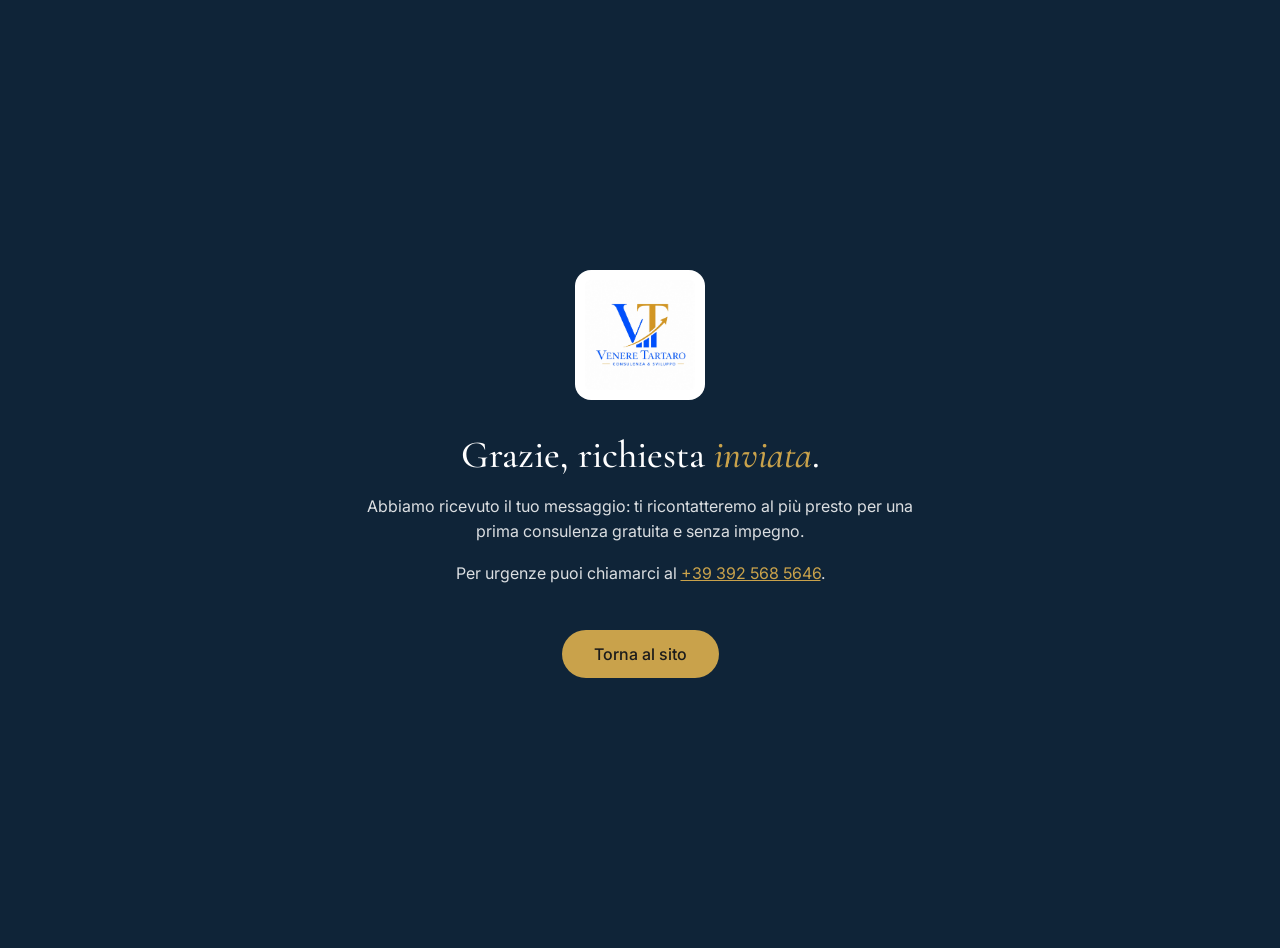
<file: grazie.html>
<!DOCTYPE html>
<html lang="it">
<head>
<meta charset="utf-8"/>
<meta name="viewport" content="width=device-width, initial-scale=1"/>
<title>Richiesta inviata — Venere Tartaro</title>
<meta name="robots" content="noindex"/>
<link rel="icon" href="favicon.ico" type="image/x-icon"/>
<link rel="stylesheet" href="https://fonts.googleapis.com/css2?family=Cormorant+Garamond:ital,wght@0,400;0,500;0,600;1,400&family=Inter:wght@300;400;500&display=swap"/>
<style>
  body { margin:0; min-height:100vh; display:flex; align-items:center; justify-content:center;
         background:#0f2438; color:#fff; font-family:'Inter',sans-serif; text-align:center; padding:24px; }
  .card { max-width:560px; }
  img { width:110px; height:110px; object-fit:contain; background:#fff; border-radius:16px; padding:10px; }
  h1 { font-family:'Cormorant Garamond',serif; font-weight:500; font-size:2.4rem; margin:28px 0 12px; }
  h1 em { color:#c9a24b; }
  p { color:rgba(255,255,255,.85); line-height:1.6; }
  a.btn { display:inline-block; margin-top:28px; padding:14px 32px; border-radius:999px;
          background:#c9a24b; color:#1b1b1b; text-decoration:none; font-weight:500; }
  a.btn:hover { background:#fff; }
</style>
</head>
<body>
  <div class="card">
    <img src="assets/logo-venere-tartaro.png" alt="Venere Tartaro"/>
    <h1>Grazie, richiesta <em>inviata</em>.</h1>
    <p>Abbiamo ricevuto il tuo messaggio: ti ricontatteremo al più presto per una prima consulenza gratuita e senza impegno.</p>
    <p>Per urgenze puoi chiamarci al <a href="tel:+393925685646" style="color:#c9a24b">+39 392 568 5646</a>.</p>
    <a class="btn" href="index.html">Torna al sito</a>
  </div>
</body>
</html>
</file>
